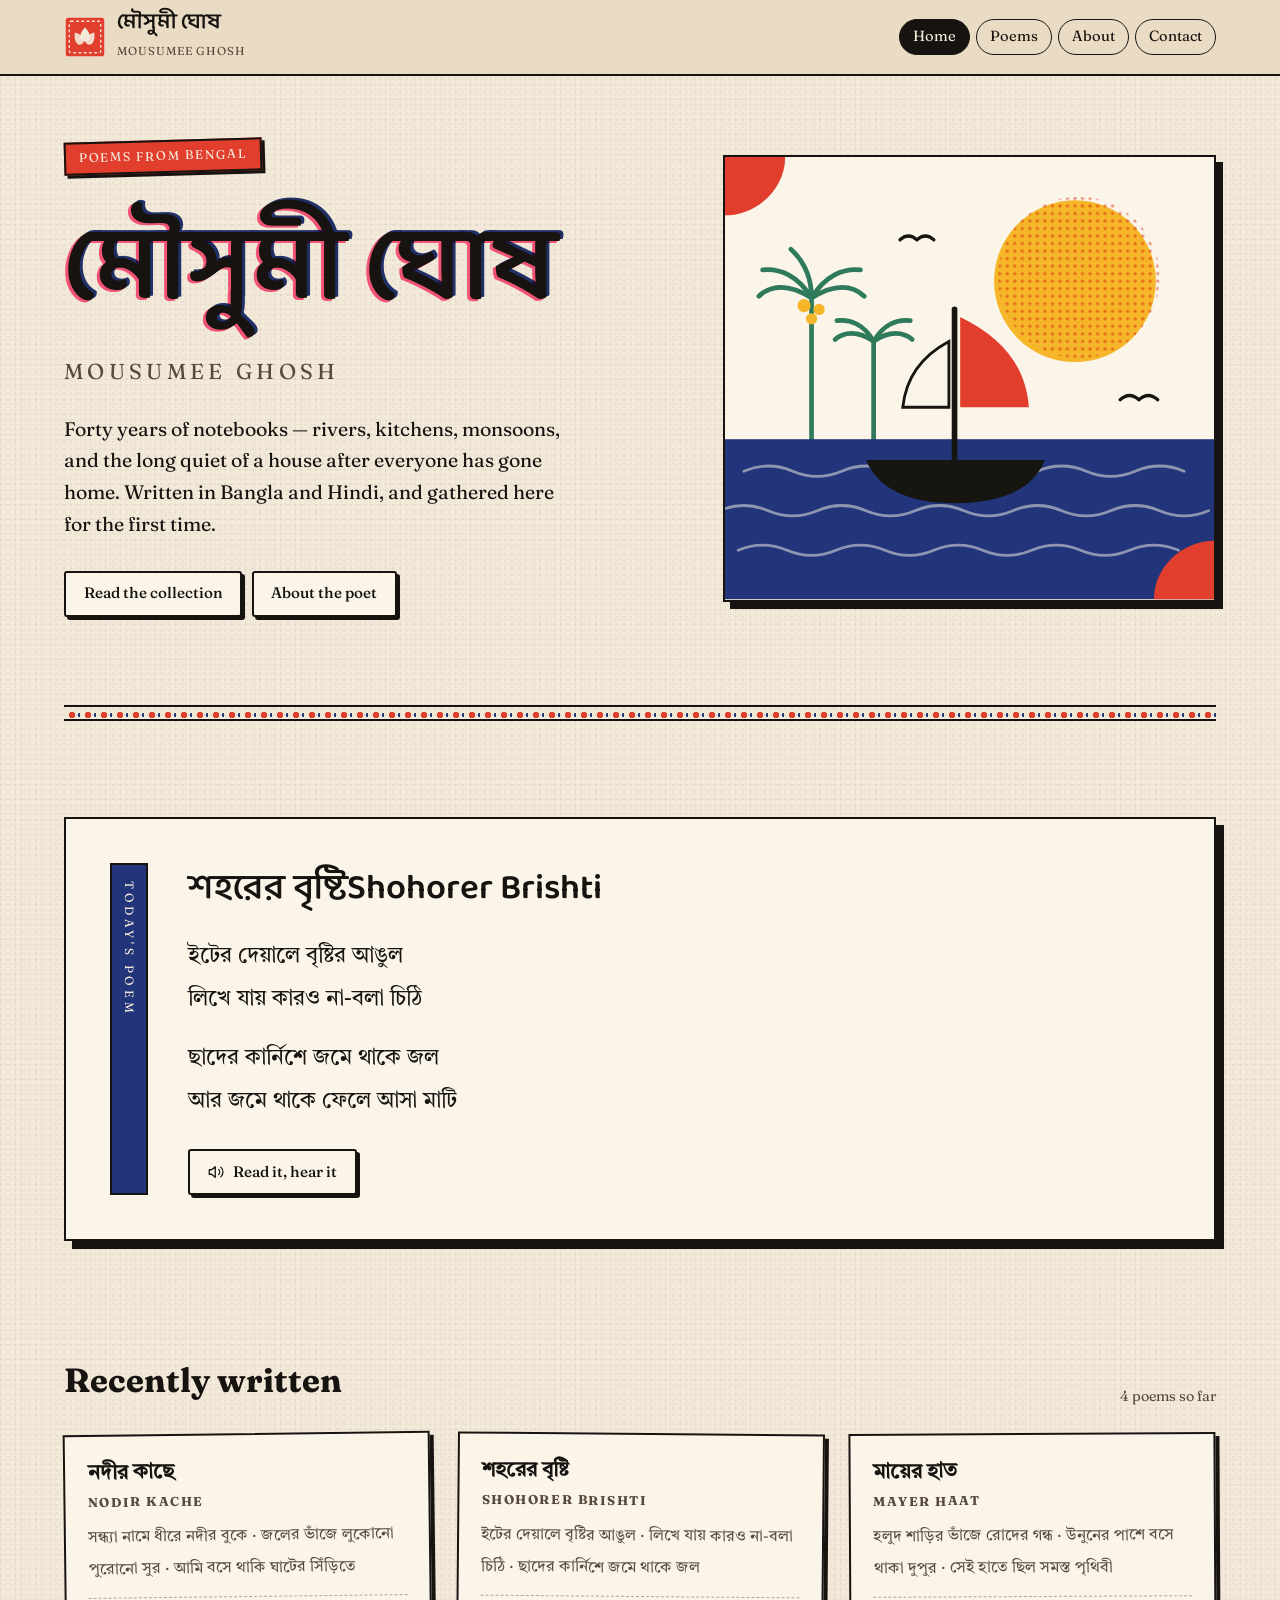
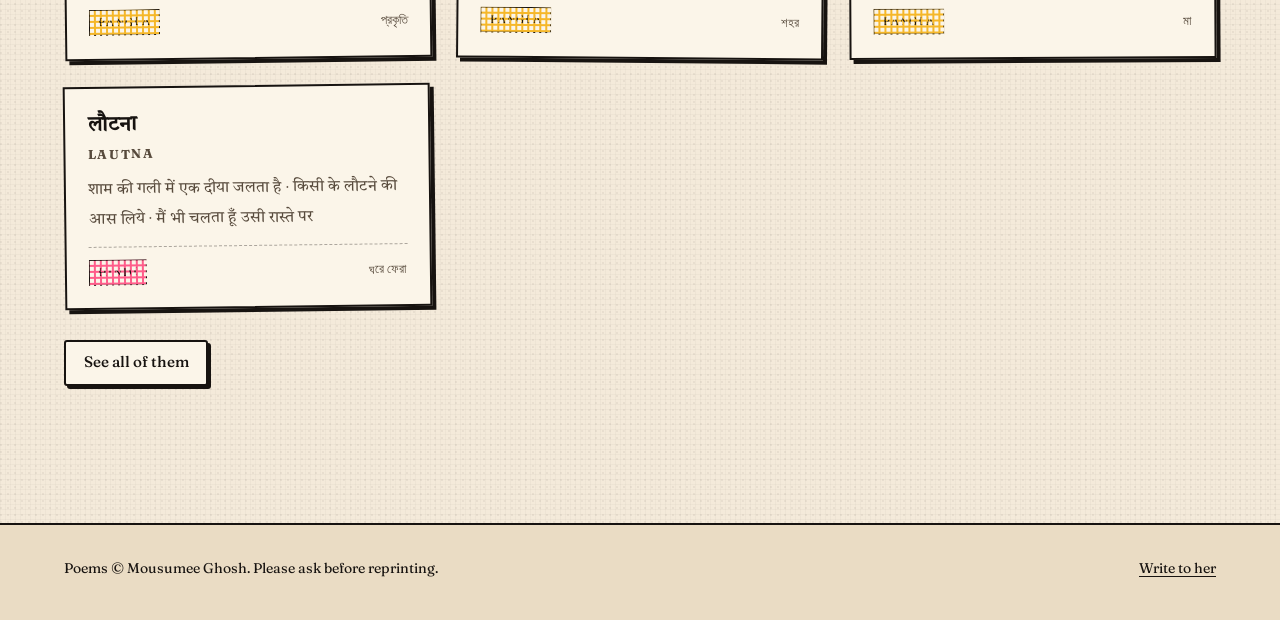
<file: index.html>
<!DOCTYPE html>
<html lang="en">
<head>
<meta charset="utf-8">
<meta name="viewport" content="width=device-width, initial-scale=1">
<title>Mousumee Ghosh · Poems in Bangla and Hindi</title>
<meta name="description" content="The collected poems of Mousumee Ghosh, written in Bangla and Hindi. Read them, hear them read aloud, and follow along in English.">
<meta name="theme-color" content="#F4EADA" media="(prefers-color-scheme: light)">
<meta name="theme-color" content="#17150F" media="(prefers-color-scheme: dark)">
<link rel="icon" href="assets/favicon.svg" type="image/svg+xml">
<meta property="og:title" content="মৌসুমী ঘোষ · Mousumee Ghosh">
<meta property="og:description" content="Poems in Bangla and Hindi, with pronunciation and English alongside.">
<meta property="og:type" content="website">
<link rel="preconnect" href="https://fonts.googleapis.com">
<link rel="preconnect" href="https://fonts.gstatic.com" crossorigin>
<link href="https://fonts.googleapis.com/css2?family=Fraunces:ital,opsz,wght,SOFT,WONK@0,9..144,400..700,0..100,0..1;1,9..144,400..700,0..100,0..1&display=swap" rel="stylesheet">
<link href="https://fonts.googleapis.com/css2?family=Baloo+Da+2:wght@600;700&family=Baloo+2:wght@600;700&family=Tiro+Bangla:ital@0;1&family=Tiro+Devanagari+Hindi:ital@0;1&display=swap" rel="stylesheet">
<link rel="stylesheet" href="css/style.css">
</head>
<body>
<a class="skip-link" href="#main">Skip to the poems</a>

<header class="masthead">
  <div class="wrap masthead-inner">
    <a class="brand" href="index.html">
      <svg viewBox="0 0 48 48" role="img" aria-label="Home">
        <rect x="2" y="2" width="44" height="44" rx="3" fill="#E23E2E"/>
        <rect x="6" y="6" width="36" height="36" rx="2" fill="none" stroke="#F4EADA" stroke-width="1.5" stroke-dasharray="3 3"/>
        <g fill="#F4EADA">
          <path d="M24 13c3.6 3.2 5.4 6.8 5.4 10.2 0 3.6-2.4 6.2-5.4 6.2s-5.4-2.6-5.4-6.2C18.6 19.8 20.4 16.2 24 13z"/>
          <path d="M13.4 19c4.3 1.2 7 3.6 8.3 6.4 1.4 3 .6 6-1.8 7-2.5 1.1-5.3-.4-6.6-3.4-1.3-2.8-1.5-6.4-.9-10z" opacity=".9"/>
          <path d="M34.6 19c.6 3.6.4 7.2-.9 10-1.3 3-4.1 4.5-6.6 3.4-2.4-1-3.2-4-1.8-7 1.3-2.8 4-5.2 8.3-6.4z" opacity=".9"/>
        </g>
      </svg>
      <span>
        <b lang="bn">মৌসুমী ঘোষ</b>
        <small>Mousumee Ghosh</small>
      </span>
    </a>
    <nav class="nav" aria-label="Main">
      <a href="index.html" aria-current="page">Home</a>
      <a href="poems.html">Poems</a>
      <a href="about.html">About</a>
      <a href="contact.html">Contact</a>
    </nav>
  </div>
</header>

<main id="main">

  <section class="wrap hero">
    <div class="hero-grid">
      <div>
        <span class="hero-kicker">Poems from Bengal</span>
        <h1 class="display misreg" lang="bn" data-text="মৌসুমী ঘোষ">মৌসুমী ঘোষ</h1>
        <p class="romanised">Mousumee Ghosh</p>
        <p class="lede">Forty years of notebooks — rivers, kitchens, monsoons, and the long
        quiet of a house after everyone has gone home. Written in Bangla and Hindi, and
        gathered here for the first time.</p>
        <div class="btn-row">
          <a class="btn" href="poems.html">Read the collection</a>
          <a class="btn" href="about.html">About the poet</a>
        </div>
      </div>

      <div class="hero-art" aria-hidden="true">
        <svg viewBox="0 0 520 470" xmlns="http://www.w3.org/2000/svg">
          <defs>
            <pattern id="halftone" width="8" height="8" patternUnits="userSpaceOnUse">
              <circle cx="4" cy="4" r="1.8" fill="#E23E2E"/>
            </pattern>
            <pattern id="halftone2" width="9" height="9" patternUnits="userSpaceOnUse">
              <circle cx="4.5" cy="4.5" r="1.4" fill="#22357A"/>
            </pattern>
          </defs>

          <rect width="520" height="470" fill="#FBF5E9"/>

          <!-- sun, printed twice a hair apart, the way cheap offset does -->
          <circle cx="372" cy="132" r="86" fill="#F5B729"/>
          <circle cx="376" cy="128" r="86" fill="url(#halftone)" opacity=".55" style="mix-blend-mode:multiply"/>

          <!-- coconut palms -->
          <g stroke="#2F7A5B" stroke-width="5" fill="none" stroke-linecap="round">
            <path d="M92 300V150"/>
            <path d="M92 150c-24-16-44-14-56-2M92 150c24-16 44-14 56-2M92 150c-14-24-34-32-52-30M92 150c14-24 34-32 52-30M92 150c0-24-9-40-22-52"/>
            <path d="M158 300V196"/>
            <path d="M158 196c-17-12-32-10-41-2M158 196c17-12 32-10 41-2M158 196c-10-18-25-24-39-22M158 196c10-18 25-24 39-22"/>
          </g>
          <g fill="#F5B729">
            <circle cx="84" cy="158" r="7"/><circle cx="100" cy="162" r="6"/><circle cx="92" cy="172" r="6"/>
          </g>

          <!-- river -->
          <rect x="0" y="300" width="520" height="170" fill="#22357A"/>
          <rect x="0" y="300" width="520" height="170" fill="url(#halftone2)" opacity=".4"/>
          <g stroke="#FBF5E9" stroke-width="3" fill="none" opacity=".5" stroke-linecap="round">
            <path d="M20 334q26-11 52 0t52 0 52 0 52 0 52 0 52 0 52 0 52 0 52 0"/>
            <path d="M-6 376q26-11 52 0t52 0 52 0 52 0 52 0 52 0 52 0 52 0 52 0 52 0"/>
            <path d="M14 418q26-11 52 0t52 0 52 0 52 0 52 0 52 0 52 0 52 0 52 0"/>
          </g>

          <!-- nouka -->
          <g>
            <path d="M150 322h190c-12 30-44 46-95 46s-83-16-95-46z" fill="#17150F"/>
            <path d="M244 322V162" stroke="#17150F" stroke-width="6" stroke-linecap="round"/>
            <path d="M250 170c46 22 70 54 73 96h-73z" fill="#E23E2E"/>
            <path d="M238 196c-30 16-46 40-49 70h49z" fill="#FBF5E9" stroke="#17150F" stroke-width="3"/>
          </g>

          <!-- birds -->
          <g stroke="#17150F" stroke-width="3.5" fill="none" stroke-linecap="round">
            <path d="M420 258q10-9 20 0M440 258q10-9 20 0"/>
            <path d="M186 88q9-8 18 0M204 88q9-8 18 0"/>
          </g>

          <!-- kolka corner ornaments -->
          <g fill="#E23E2E">
            <path d="M0 0h64c0 34-30 62-64 62z"/>
            <path d="M520 470h-64c0-34 30-62 64-62z"/>
          </g>
        </svg>
      </div>
    </div>
  </section>

  <div class="wrap"><div class="band"></div></div>

  <section class="wrap section">
    <div class="featured" id="featured">
      <p class="notice">Opening today's poem…</p>
    </div>
  </section>

  <section class="wrap section">
    <div class="section-head">
      <h2>Recently written</h2>
      <p id="count"></p>
    </div>
    <div class="card-grid" id="recent">
      <p class="notice">Loading…</p>
    </div>
    <p style="margin-top:2rem"><a class="btn" href="poems.html">See all of them</a></p>
  </section>

</main>

<footer class="foot">
  <div class="wrap foot-inner">
    <p style="margin:0">Poems © Mousumee Ghosh. Please ask before reprinting.</p>
    <p style="margin:0"><a href="contact.html">Write to her</a></p>
  </div>
</footer>

<script src="js/translit.js"></script>
<script src="js/source.js"></script>
<script src="js/site.js"></script>
<script src="js/render-home.js"></script>
</body>
</html>
</file>
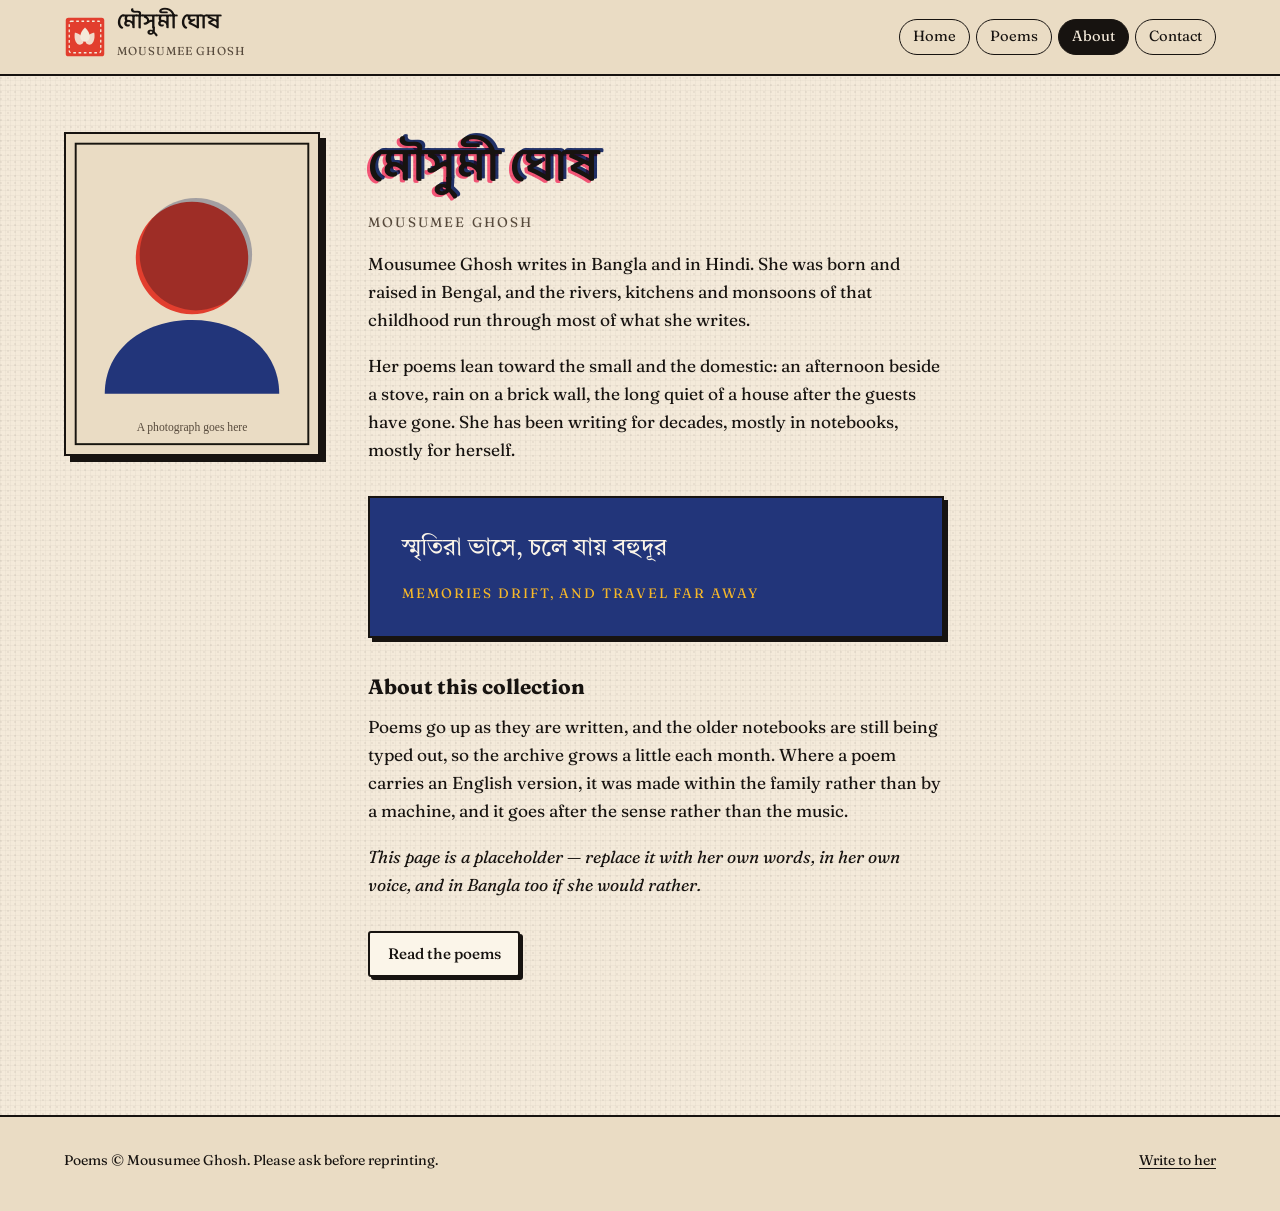
<file: about.html>
<!DOCTYPE html>
<html lang="en">
<head>
<meta charset="utf-8">
<meta name="viewport" content="width=device-width, initial-scale=1">
<title>About · Mousumee Ghosh</title>
<meta name="description" content="About Mousumee Ghosh, a poet from Bengal writing in Bangla and Hindi.">
<meta name="theme-color" content="#F4EADA" media="(prefers-color-scheme: light)">
<meta name="theme-color" content="#17150F" media="(prefers-color-scheme: dark)">
<link rel="icon" href="assets/favicon.svg" type="image/svg+xml">
<link rel="preconnect" href="https://fonts.googleapis.com">
<link rel="preconnect" href="https://fonts.gstatic.com" crossorigin>
<link href="https://fonts.googleapis.com/css2?family=Fraunces:ital,opsz,wght,SOFT,WONK@0,9..144,400..700,0..100,0..1;1,9..144,400..700,0..100,0..1&display=swap" rel="stylesheet">
<link href="https://fonts.googleapis.com/css2?family=Baloo+Da+2:wght@600;700&family=Baloo+2:wght@600;700&family=Tiro+Bangla:ital@0;1&family=Tiro+Devanagari+Hindi:ital@0;1&display=swap" rel="stylesheet">
<link rel="stylesheet" href="css/style.css">
</head>
<body>
<a class="skip-link" href="#main">Skip to the content</a>

<header class="masthead">
  <div class="wrap masthead-inner">
    <a class="brand" href="index.html">
      <svg viewBox="0 0 48 48" role="img" aria-label="Home">
        <rect x="2" y="2" width="44" height="44" rx="3" fill="#E23E2E"/>
        <rect x="6" y="6" width="36" height="36" rx="2" fill="none" stroke="#F4EADA" stroke-width="1.5" stroke-dasharray="3 3"/>
        <g fill="#F4EADA">
          <path d="M24 13c3.6 3.2 5.4 6.8 5.4 10.2 0 3.6-2.4 6.2-5.4 6.2s-5.4-2.6-5.4-6.2C18.6 19.8 20.4 16.2 24 13z"/>
          <path d="M13.4 19c4.3 1.2 7 3.6 8.3 6.4 1.4 3 .6 6-1.8 7-2.5 1.1-5.3-.4-6.6-3.4-1.3-2.8-1.5-6.4-.9-10z" opacity=".9"/>
          <path d="M34.6 19c.6 3.6.4 7.2-.9 10-1.3 3-4.1 4.5-6.6 3.4-2.4-1-3.2-4-1.8-7 1.3-2.8 4-5.2 8.3-6.4z" opacity=".9"/>
        </g>
      </svg>
      <span>
        <b lang="bn">মৌসুমী ঘোষ</b>
        <small>Mousumee Ghosh</small>
      </span>
    </a>
    <nav class="nav" aria-label="Main">
      <a href="index.html">Home</a>
      <a href="poems.html">Poems</a>
      <a href="about.html" aria-current="page">About</a>
      <a href="contact.html">Contact</a>
    </nav>
  </div>
</header>

<main id="main" class="wrap section">
  <div class="two-col">

    <div>
      <!-- Swap this for a photograph: <img src="images/portrait.jpg" alt="Mousumee Ghosh"
           style="border:2px solid var(--ink);box-shadow:6px 6px 0 var(--ink)"> -->
      <svg viewBox="0 0 260 330" role="img" aria-label="Portrait frame"
           style="border:2px solid var(--ink);box-shadow:6px 6px 0 var(--ink)">
        <rect width="260" height="330" fill="#EADCC4"/>
        <circle cx="130" cy="128" r="58" fill="#E23E2E"/>
        <circle cx="134" cy="124" r="58" fill="#22357A" opacity=".35" style="mix-blend-mode:multiply"/>
        <path d="M40 268c0-46 40-76 90-76s90 30 90 76z" fill="#22357A"/>
        <g fill="none" stroke="#17150F" stroke-width="2">
          <rect x="10" y="10" width="240" height="310"/>
        </g>
        <text x="130" y="306" text-anchor="middle" font-family="Georgia, serif" font-size="12" fill="#574A3C">A photograph goes here</text>
      </svg>
    </div>

    <div class="prose">
      <h1 class="display misreg" lang="bn" data-text="মৌসুমী ঘোষ">মৌসুমী ঘোষ</h1>
      <p style="letter-spacing:.16em;text-transform:uppercase;font-size:.85rem;color:var(--ink-2);margin-top:-.6rem">Mousumee Ghosh</p>

      <p>Mousumee Ghosh writes in Bangla and in Hindi. She was born and raised in Bengal, and
      the rivers, kitchens and monsoons of that childhood run through most of what she writes.</p>

      <p>Her poems lean toward the small and the domestic: an afternoon beside a stove, rain
      on a brick wall, the long quiet of a house after the guests have gone. She has been
      writing for decades, mostly in notebooks, mostly for herself.</p>

      <div class="pull">
        <p lang="bn">স্মৃতিরা ভাসে, চলে যায় বহুদূর</p>
        <cite>Memories drift, and travel far away</cite>
      </div>

      <h2>About this collection</h2>
      <p>Poems go up as they are written, and the older notebooks are still being typed out,
      so the archive grows a little each month. Where a poem carries an English version, it was
      made within the family rather than by a machine, and it goes after the sense rather than
      the music.</p>

      <p><em>This page is a placeholder — replace it with her own words, in her own voice, and
      in Bangla too if she would rather.</em></p>

      <p style="margin-top:2rem"><a class="btn" href="poems.html">Read the poems</a></p>
    </div>

  </div>
</main>

<footer class="foot">
  <div class="wrap foot-inner">
    <p style="margin:0">Poems © Mousumee Ghosh. Please ask before reprinting.</p>
    <p style="margin:0"><a href="contact.html">Write to her</a></p>
  </div>
</footer>


</body>
</html>
</file>
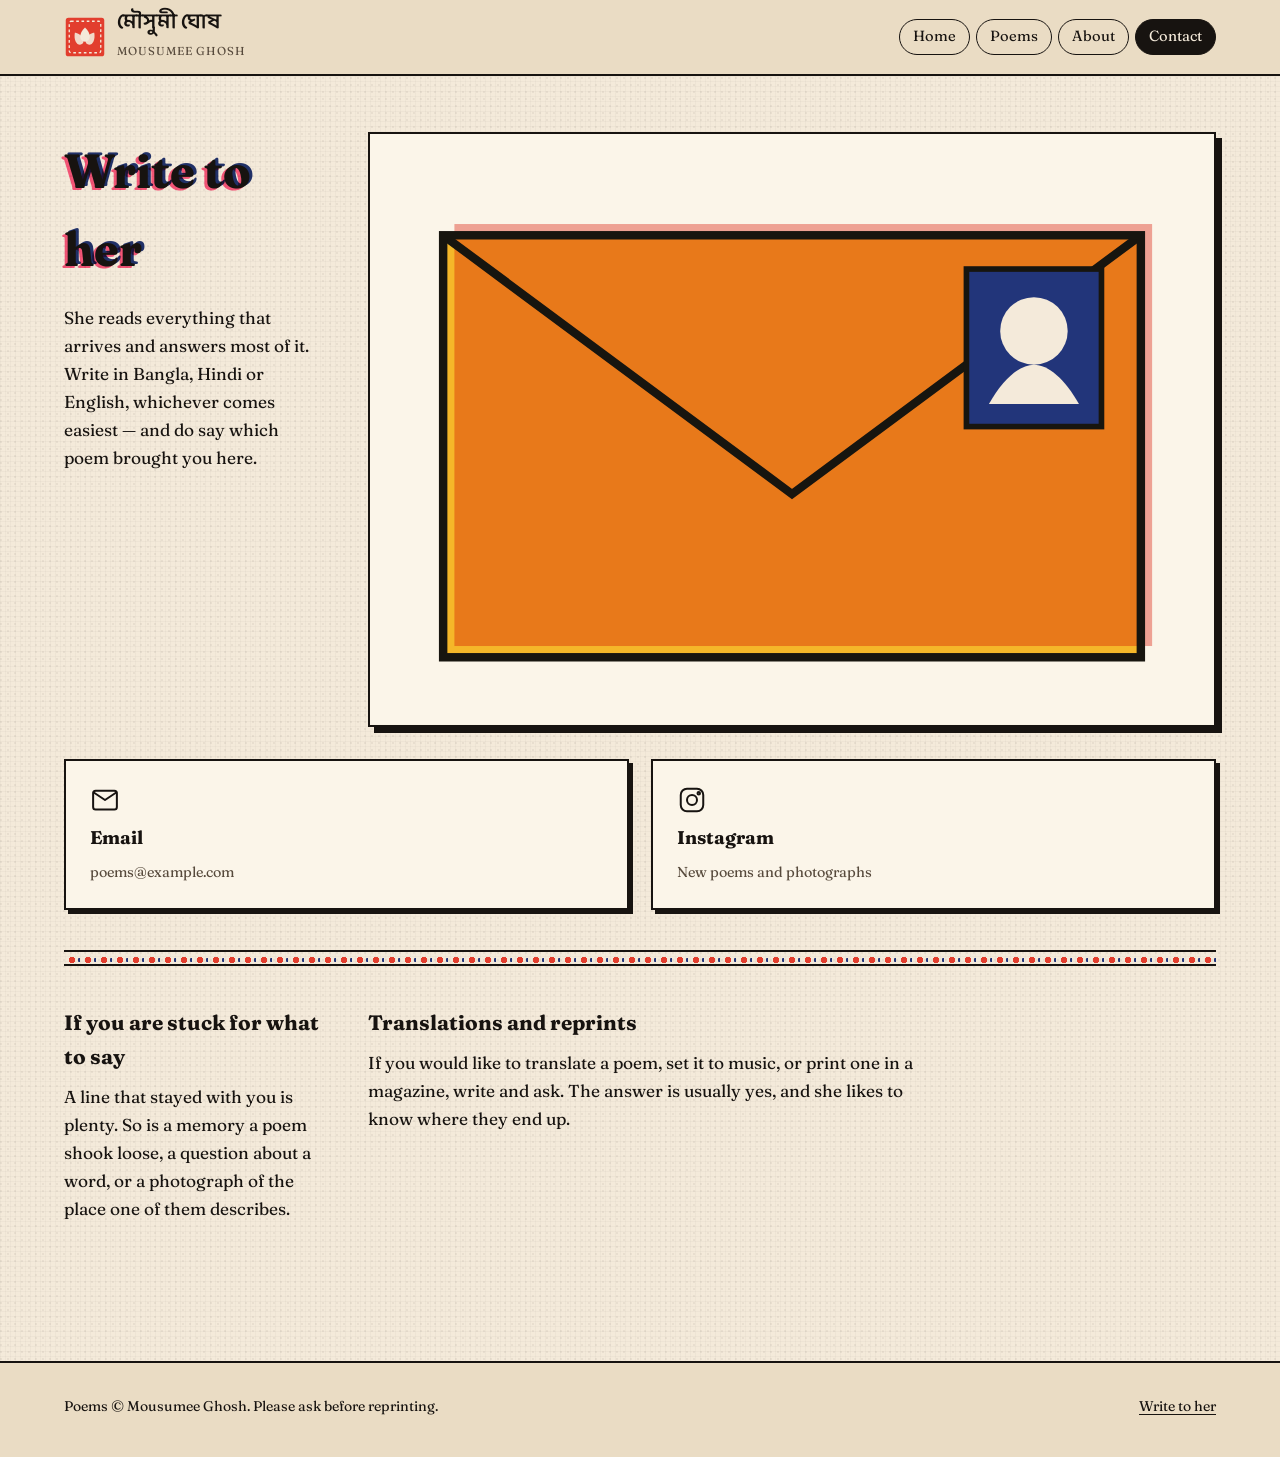
<file: contact.html>
<!DOCTYPE html>
<html lang="en">
<head>
<meta charset="utf-8">
<meta name="viewport" content="width=device-width, initial-scale=1">
<title>Contact · Mousumee Ghosh</title>
<meta name="description" content="Write to Mousumee Ghosh about her poems.">
<meta name="theme-color" content="#F4EADA" media="(prefers-color-scheme: light)">
<meta name="theme-color" content="#17150F" media="(prefers-color-scheme: dark)">
<link rel="icon" href="assets/favicon.svg" type="image/svg+xml">
<link rel="preconnect" href="https://fonts.googleapis.com">
<link rel="preconnect" href="https://fonts.gstatic.com" crossorigin>
<link href="https://fonts.googleapis.com/css2?family=Fraunces:ital,opsz,wght,SOFT,WONK@0,9..144,400..700,0..100,0..1;1,9..144,400..700,0..100,0..1&display=swap" rel="stylesheet">
<link href="https://fonts.googleapis.com/css2?family=Baloo+Da+2:wght@600;700&family=Baloo+2:wght@600;700&family=Tiro+Bangla:ital@0;1&family=Tiro+Devanagari+Hindi:ital@0;1&display=swap" rel="stylesheet">
<link rel="stylesheet" href="css/style.css">
</head>
<body>
<a class="skip-link" href="#main">Skip to the content</a>

<header class="masthead">
  <div class="wrap masthead-inner">
    <a class="brand" href="index.html">
      <svg viewBox="0 0 48 48" role="img" aria-label="Home">
        <rect x="2" y="2" width="44" height="44" rx="3" fill="#E23E2E"/>
        <rect x="6" y="6" width="36" height="36" rx="2" fill="none" stroke="#F4EADA" stroke-width="1.5" stroke-dasharray="3 3"/>
        <g fill="#F4EADA">
          <path d="M24 13c3.6 3.2 5.4 6.8 5.4 10.2 0 3.6-2.4 6.2-5.4 6.2s-5.4-2.6-5.4-6.2C18.6 19.8 20.4 16.2 24 13z"/>
          <path d="M13.4 19c4.3 1.2 7 3.6 8.3 6.4 1.4 3 .6 6-1.8 7-2.5 1.1-5.3-.4-6.6-3.4-1.3-2.8-1.5-6.4-.9-10z" opacity=".9"/>
          <path d="M34.6 19c.6 3.6.4 7.2-.9 10-1.3 3-4.1 4.5-6.6 3.4-2.4-1-3.2-4-1.8-7 1.3-2.8 4-5.2 8.3-6.4z" opacity=".9"/>
        </g>
      </svg>
      <span>
        <b lang="bn">মৌসুমী ঘোষ</b>
        <small>Mousumee Ghosh</small>
      </span>
    </a>
    <nav class="nav" aria-label="Main">
      <a href="index.html">Home</a>
      <a href="poems.html">Poems</a>
      <a href="about.html">About</a>
      <a href="contact.html" aria-current="page">Contact</a>
    </nav>
  </div>
</header>

<main id="main" class="wrap section">

  <div class="two-col">
    <div class="prose">
      <h1 class="display misreg" data-text="Write to her">Write to her</h1>
      <p>She reads everything that arrives and answers most of it. Write in Bangla, Hindi or
      English, whichever comes easiest — and do say which poem brought you here.</p>
    </div>
    <div aria-hidden="true">
      <svg viewBox="0 0 300 210" style="border:2px solid var(--ink);box-shadow:6px 6px 0 var(--ink)">
        <rect width="300" height="210" fill="#FBF5E9"/>
        <path d="M0 0h300v210H0z" fill="none"/>
        <!-- an envelope, printed slightly out of register -->
        <rect x="26" y="36" width="248" height="150" fill="#F5B729"/>
        <rect x="30" y="32" width="248" height="150" fill="#E23E2E" opacity=".45" style="mix-blend-mode:multiply"/>
        <path d="M26 36l124 92 124-92" fill="none" stroke="#17150F" stroke-width="3"/>
        <rect x="26" y="36" width="248" height="150" fill="none" stroke="#17150F" stroke-width="3"/>
        <!-- stamp -->
        <rect x="212" y="48" width="48" height="56" fill="#22357A" stroke="#17150F" stroke-width="2"/>
        <circle cx="236" cy="70" r="12" fill="#F4EADA"/>
        <path d="M220 96c5-9 11-14 16-14s11 5 16 14z" fill="#F4EADA"/>
      </svg>
    </div>
  </div>

  <div class="reach">
    <a href="mailto:poems@example.com">
      <svg viewBox="0 0 24 24" fill="none" stroke="currentColor" stroke-width="1.6" stroke-linecap="round" stroke-linejoin="round" aria-hidden="true">
        <rect x="2.5" y="4.5" width="19" height="15" rx="2"/><path d="m3 6 9 6 9-6"/>
      </svg>
      <b>Email</b>
      <span>poems@example.com</span>
    </a>
    <a href="https://instagram.com/your-handle" rel="me noopener">
      <svg viewBox="0 0 24 24" fill="none" stroke="currentColor" stroke-width="1.6" stroke-linecap="round" stroke-linejoin="round" aria-hidden="true">
        <rect x="3" y="3" width="18" height="18" rx="5"/><circle cx="12" cy="12" r="4"/><circle cx="17.4" cy="6.6" r="1"/>
      </svg>
      <b>Instagram</b>
      <span>New poems and photographs</span>
    </a>
  </div>

  <div class="band"></div>

  <div class="two-col">
    <div class="prose">
      <h2 style="margin-top:0">If you are stuck for what to say</h2>
      <p>A line that stayed with you is plenty. So is a memory a poem shook loose, a
      question about a word, or a photograph of the place one of them describes.</p>
    </div>
    <div class="prose">
      <h2 style="margin-top:0">Translations and reprints</h2>
      <p>If you would like to translate a poem, set it to music, or print one in a magazine,
      write and ask. The answer is usually yes, and she likes to know where they end up.</p>
    </div>
  </div>

</main>

<footer class="foot">
  <div class="wrap foot-inner">
    <p style="margin:0">Poems © Mousumee Ghosh. Please ask before reprinting.</p>
    <p style="margin:0"><a href="contact.html">Write to her</a></p>
  </div>
</footer>


</body>
</html>
</file>
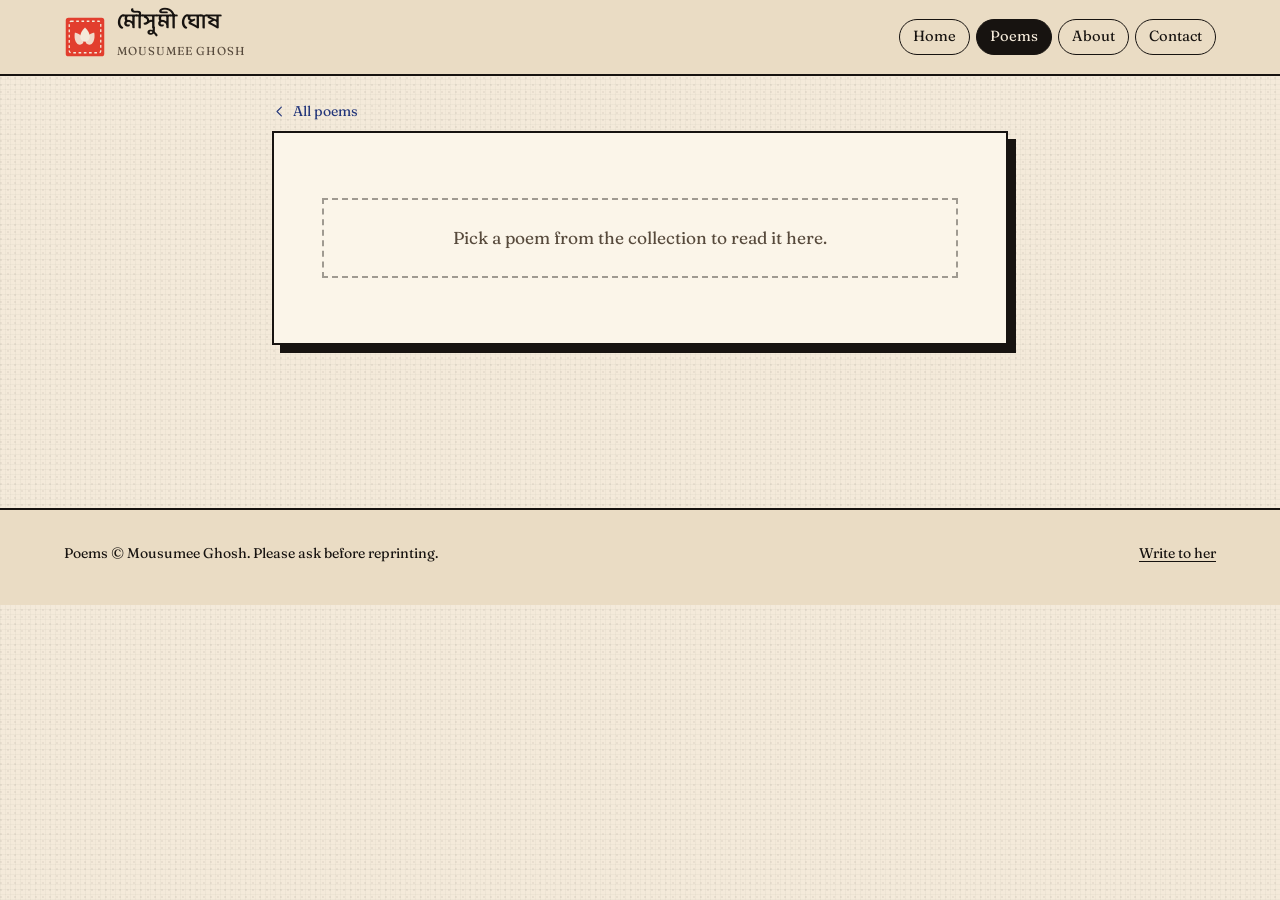
<file: poem.html>
<!DOCTYPE html>
<html lang="en">
<head>
<meta charset="utf-8">
<meta name="viewport" content="width=device-width, initial-scale=1">
<title>Poem · Mousumee Ghosh</title>
<meta name="description" content="A poem by Mousumee Ghosh, with pronunciation, English meaning, and read-aloud.">
<meta name="theme-color" content="#F4EADA" media="(prefers-color-scheme: light)">
<meta name="theme-color" content="#17150F" media="(prefers-color-scheme: dark)">
<link rel="icon" href="assets/favicon.svg" type="image/svg+xml">
<link rel="preconnect" href="https://fonts.googleapis.com">
<link rel="preconnect" href="https://fonts.gstatic.com" crossorigin>
<link href="https://fonts.googleapis.com/css2?family=Fraunces:ital,opsz,wght,SOFT,WONK@0,9..144,400..700,0..100,0..1;1,9..144,400..700,0..100,0..1&display=swap" rel="stylesheet">
<link href="https://fonts.googleapis.com/css2?family=Baloo+Da+2:wght@600;700&family=Baloo+2:wght@600;700&family=Tiro+Bangla:ital@0;1&family=Tiro+Devanagari+Hindi:ital@0;1&display=swap" rel="stylesheet">
<link rel="stylesheet" href="css/style.css">
</head>
<body>
<a class="skip-link" href="#main">Skip to the content</a>

<header class="masthead">
  <div class="wrap masthead-inner">
    <a class="brand" href="index.html">
      <svg viewBox="0 0 48 48" role="img" aria-label="Home">
        <rect x="2" y="2" width="44" height="44" rx="3" fill="#E23E2E"/>
        <rect x="6" y="6" width="36" height="36" rx="2" fill="none" stroke="#F4EADA" stroke-width="1.5" stroke-dasharray="3 3"/>
        <g fill="#F4EADA">
          <path d="M24 13c3.6 3.2 5.4 6.8 5.4 10.2 0 3.6-2.4 6.2-5.4 6.2s-5.4-2.6-5.4-6.2C18.6 19.8 20.4 16.2 24 13z"/>
          <path d="M13.4 19c4.3 1.2 7 3.6 8.3 6.4 1.4 3 .6 6-1.8 7-2.5 1.1-5.3-.4-6.6-3.4-1.3-2.8-1.5-6.4-.9-10z" opacity=".9"/>
          <path d="M34.6 19c.6 3.6.4 7.2-.9 10-1.3 3-4.1 4.5-6.6 3.4-2.4-1-3.2-4-1.8-7 1.3-2.8 4-5.2 8.3-6.4z" opacity=".9"/>
        </g>
      </svg>
      <span>
        <b lang="bn">মৌসুমী ঘোষ</b>
        <small>Mousumee Ghosh</small>
      </span>
    </a>
    <nav class="nav" aria-label="Main">
      <a href="index.html">Home</a>
      <a href="poems.html" aria-current="page">Poems</a>
      <a href="about.html">About</a>
      <a href="contact.html">Contact</a>
    </nav>
  </div>
</header>

<main id="main" class="wrap-narrow">
  <a class="crumb" href="poems.html">
    <svg viewBox="0 0 24 24" fill="none" stroke="currentColor" stroke-width="1.7" stroke-linecap="round" stroke-linejoin="round" aria-hidden="true"><path d="M15 19 8 12l7-7"/></svg>
    All poems
  </a>

  <article class="sheet" id="sheet">
    <p class="notice">Loading…</p>
  </article>

  <p class="status" id="status" role="status" aria-live="polite"></p>
  <nav class="pager" id="pager" aria-label="Other poems"></nav>
</main>

<footer class="foot">
  <div class="wrap foot-inner">
    <p style="margin:0">Poems © Mousumee Ghosh. Please ask before reprinting.</p>
    <p style="margin:0"><a href="contact.html">Write to her</a></p>
  </div>
</footer>

<script src="js/translit.js"></script>
<script src="js/source.js"></script>
<script src="js/site.js"></script>
<script src="js/render-poem.js"></script>
</body>
</html>
</file>
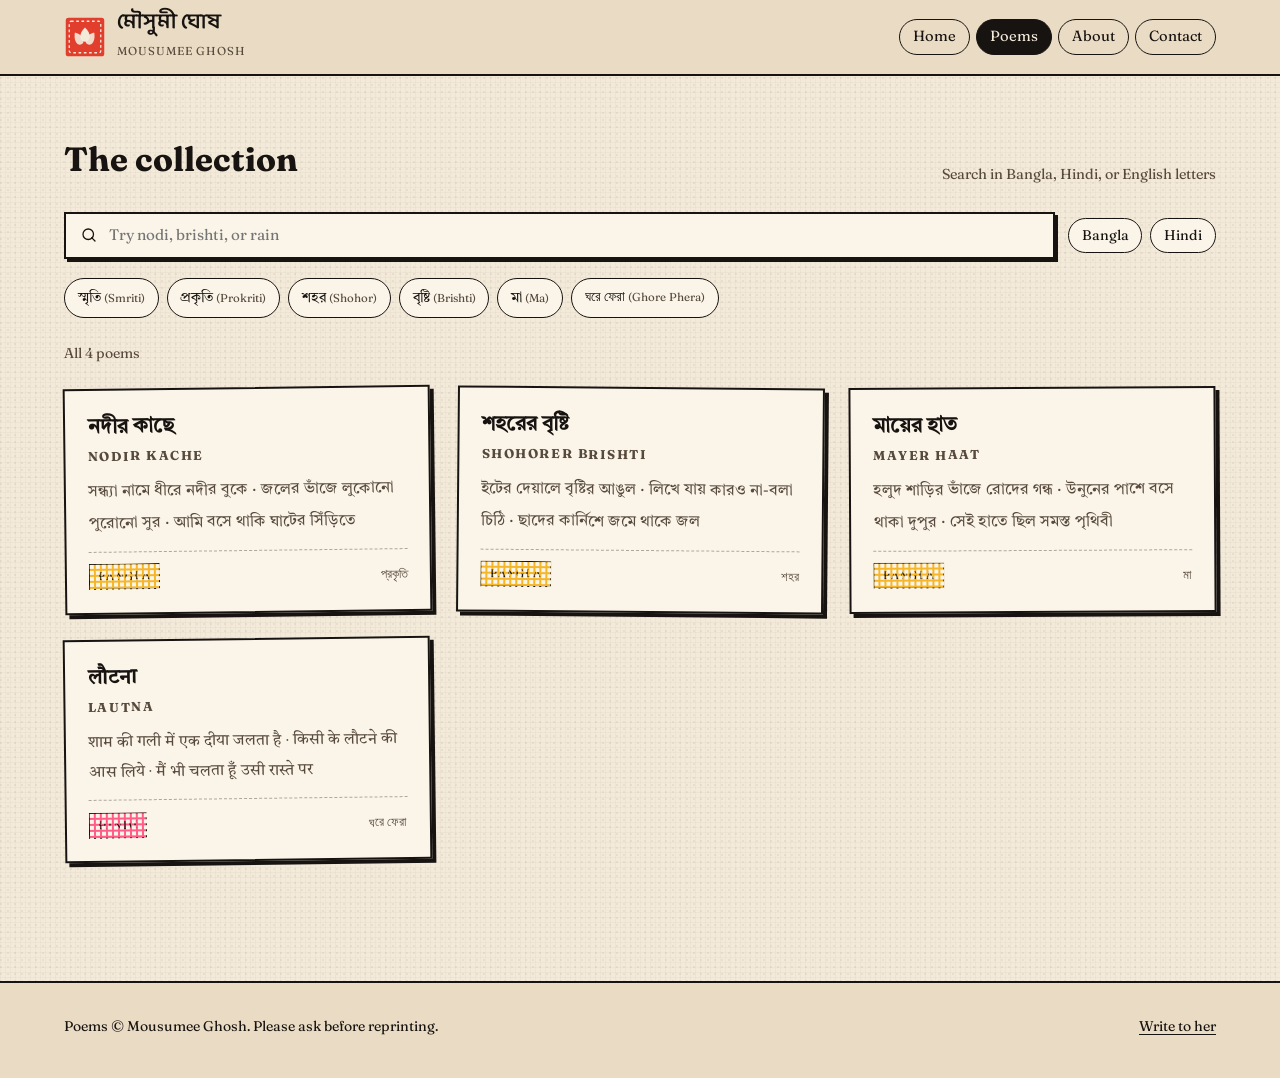
<file: poems.html>
<!DOCTYPE html>
<html lang="en">
<head>
<meta charset="utf-8">
<meta name="viewport" content="width=device-width, initial-scale=1">
<title>Poems · Mousumee Ghosh</title>
<meta name="description" content="Every poem by Mousumee Ghosh, in Bangla and Hindi. Search by word, or browse by theme.">
<meta name="theme-color" content="#F4EADA" media="(prefers-color-scheme: light)">
<meta name="theme-color" content="#17150F" media="(prefers-color-scheme: dark)">
<link rel="icon" href="assets/favicon.svg" type="image/svg+xml">
<link rel="preconnect" href="https://fonts.googleapis.com">
<link rel="preconnect" href="https://fonts.gstatic.com" crossorigin>
<link href="https://fonts.googleapis.com/css2?family=Fraunces:ital,opsz,wght,SOFT,WONK@0,9..144,400..700,0..100,0..1;1,9..144,400..700,0..100,0..1&display=swap" rel="stylesheet">
<link href="https://fonts.googleapis.com/css2?family=Baloo+Da+2:wght@600;700&family=Baloo+2:wght@600;700&family=Tiro+Bangla:ital@0;1&family=Tiro+Devanagari+Hindi:ital@0;1&display=swap" rel="stylesheet">
<link rel="stylesheet" href="css/style.css">
</head>
<body>
<a class="skip-link" href="#main">Skip to the content</a>

<header class="masthead">
  <div class="wrap masthead-inner">
    <a class="brand" href="index.html">
      <svg viewBox="0 0 48 48" role="img" aria-label="Home">
        <rect x="2" y="2" width="44" height="44" rx="3" fill="#E23E2E"/>
        <rect x="6" y="6" width="36" height="36" rx="2" fill="none" stroke="#F4EADA" stroke-width="1.5" stroke-dasharray="3 3"/>
        <g fill="#F4EADA">
          <path d="M24 13c3.6 3.2 5.4 6.8 5.4 10.2 0 3.6-2.4 6.2-5.4 6.2s-5.4-2.6-5.4-6.2C18.6 19.8 20.4 16.2 24 13z"/>
          <path d="M13.4 19c4.3 1.2 7 3.6 8.3 6.4 1.4 3 .6 6-1.8 7-2.5 1.1-5.3-.4-6.6-3.4-1.3-2.8-1.5-6.4-.9-10z" opacity=".9"/>
          <path d="M34.6 19c.6 3.6.4 7.2-.9 10-1.3 3-4.1 4.5-6.6 3.4-2.4-1-3.2-4-1.8-7 1.3-2.8 4-5.2 8.3-6.4z" opacity=".9"/>
        </g>
      </svg>
      <span>
        <b lang="bn">মৌসুমী ঘোষ</b>
        <small>Mousumee Ghosh</small>
      </span>
    </a>
    <nav class="nav" aria-label="Main">
      <a href="index.html">Home</a>
      <a href="poems.html" aria-current="page">Poems</a>
      <a href="about.html">About</a>
      <a href="contact.html">Contact</a>
    </nav>
  </div>
</header>

<main id="main" class="wrap section">

  <div class="section-head">
    <h2>The collection</h2>
    <p>Search in Bangla, Hindi, or English letters</p>
  </div>

  <div class="filters">
    <label class="search-field">
      <svg viewBox="0 0 24 24" fill="none" stroke="currentColor" stroke-width="1.7" stroke-linecap="round" aria-hidden="true">
        <circle cx="11" cy="11" r="7"/><path d="m20 20-4.5-4.5"/>
      </svg>
      <span class="sr-only">Search the poems</span>
      <input type="search" id="q" placeholder="Try nodi, brishti, or rain" autocomplete="off">
    </label>
    <div class="chip-row" id="langs"></div>
  </div>

  <div class="chip-row" id="tags" style="margin-bottom:1.5rem"></div>

  <p class="result-count" id="count"></p>

  <div class="card-grid" id="grid">
    <p class="notice">Loading…</p>
  </div>

</main>

<footer class="foot">
  <div class="wrap foot-inner">
    <p style="margin:0">Poems © Mousumee Ghosh. Please ask before reprinting.</p>
    <p style="margin:0"><a href="contact.html">Write to her</a></p>
  </div>
</footer>

<script src="js/translit.js"></script>
<script src="js/source.js"></script>
<script src="js/site.js"></script>
<script src="js/render-archive.js"></script>
</body>
</html>
</file>
<file: css/style.css>
/* ============================================================
   মৌসুমী ঘোষ — poems
   Design era: 1970s Bengali little-magazine offset printing.
   Ink layers that miss registration by a hair, halftone dots,
   newsprint, and poster lettering.
   ============================================================ */

:root {
  --paper:      #F4EADA;
  --paper-2:    #EADCC4;
  --card:       #FBF5E9;
  --ink:        #171310;
  --ink-2:      #574A3C;
  --blue:       #22357A;
  --red:        #E23E2E;
  --pink:       #FF5C8A;
  --marigold:   #F5B729;
  --leaf:       #2F7A5B;

  --shadow:     4px 4px 0 var(--ink);
  --shadow-sm:  3px 3px 0 var(--ink);
  --border:     2px solid var(--ink);
  --border-thin:1.5px solid var(--ink);

  --latin: "Fraunces", Georgia, serif;
  --bangla-display: "Baloo Da 2", "Noto Sans Bengali", sans-serif;
  --bangla: "Tiro Bangla", "Noto Serif Bengali", serif;
  --hindi-display: "Baloo 2", "Noto Sans Devanagari", sans-serif;
  --hindi: "Tiro Devanagari Hindi", "Noto Serif Devanagari", serif;

  --gap: clamp(1.15rem, 4vw, 2.75rem);
  --radius: 3px;
}

*, *::before, *::after { box-sizing: border-box; }
html { -webkit-text-size-adjust: 100%; scroll-behavior: smooth; }

@media (prefers-reduced-motion: reduce) {
  html { scroll-behavior: auto; }
  *, *::before, *::after {
    animation-duration: .01ms !important;
    animation-iteration-count: 1 !important;
    transition-duration: .01ms !important;
  }
}

body {
  margin: 0;
  color: var(--ink);
  font-family: var(--latin);
  font-variation-settings: "SOFT" 20, "WONK" 1, "opsz" 14;
  font-size: clamp(1rem, .95rem + .22vw, 1.08rem);
  line-height: 1.62;
  background-color: var(--paper);
  /* newsprint: a fine woven grid under a halftone dot screen */
  background-image:
    radial-gradient(circle at 1px 1px, rgba(23,19,16,.055) 1px, transparent 1.4px),
    repeating-linear-gradient(0deg,  rgba(23,19,16,.028) 0 1px, transparent 1px 5px),
    repeating-linear-gradient(90deg, rgba(23,19,16,.028) 0 1px, transparent 1px 5px);
  background-size: 7px 7px, auto, auto;
  -webkit-font-smoothing: antialiased;
}

img, svg { max-width: 100%; height: auto; display: block; }

a { color: var(--blue); text-underline-offset: 3px; }
a:hover { color: var(--red); }

:focus-visible { outline: 3px solid var(--pink); outline-offset: 2px; }

.skip-link { position: absolute; left: -9999px; background: var(--ink); color: var(--paper); padding: .6rem 1rem; z-index: 200; }
.skip-link:focus { left: 1rem; top: 1rem; }

.wrap { width: min(72rem, 100% - 2*var(--gap)); margin-inline: auto; }
.wrap-narrow { width: min(46rem, 100% - 2*var(--gap)); margin-inline: auto; }
.sr-only { position:absolute;width:1px;height:1px;padding:0;margin:-1px;overflow:hidden;clip:rect(0 0 0 0);white-space:nowrap;border:0; }

[lang^="bn"] { font-family: var(--bangla); line-height: 2; }
[lang^="hi"] { font-family: var(--hindi); line-height: 1.92; }
.display[lang^="bn"] { font-family: var(--bangla-display); line-height: 1.5; font-weight: 600; }
.display[lang^="hi"] { font-family: var(--hindi-display); line-height: 1.5; font-weight: 600; }

/* ---------- misregistered ink, the signature device ---------- */

.misreg { position: relative; display: inline-block; }
.misreg::before, .misreg::after {
  content: attr(data-text);
  position: absolute; inset: 0;
  z-index: -1;
  mix-blend-mode: multiply;
  pointer-events: none;
}
.misreg::before { color: var(--pink); transform: translate(-3px, 2px); }
.misreg::after  { color: var(--blue); transform: translate(3px, -2px); }

/* ---------- masthead ---------- */

.masthead { border-bottom: var(--border); background: var(--paper-2); }
.masthead-inner { display: flex; align-items: center; justify-content: space-between; gap: 1rem; padding-block: .7rem; flex-wrap: wrap; }

.brand { display: flex; align-items: center; gap: .7rem; text-decoration: none; color: var(--ink); }
.brand svg { width: 42px; height: 42px; flex: none; }
.brand b { font-family: var(--bangla-display); font-weight: 600; font-size: 1.35rem; line-height: 1.1; display: block; }
.brand small { font-size: .72rem; letter-spacing: .08em; color: var(--ink-2); text-transform: uppercase; }

.nav { display: flex; gap: .4rem; flex-wrap: wrap; }
.nav a {
  text-decoration: none; color: var(--ink);
  font-size: .92rem; padding: .32rem .8rem;
  border: var(--border-thin); border-radius: 999px;
  background: transparent;
}
.nav a:hover { background: var(--marigold); }
.nav a[aria-current="page"] { background: var(--ink); color: var(--paper); }

/* ---------- hero ---------- */

.hero { padding-block: clamp(2rem, 6vw, 4rem) clamp(1.5rem, 4vw, 3rem); }
.hero-grid { display: grid; grid-template-columns: 1.1fr .9fr; gap: clamp(1.5rem, 5vw, 3.5rem); align-items: center; }
@media (max-width: 52rem) { .hero-grid { grid-template-columns: 1fr; } }

.hero-kicker {
  display: inline-block; font-size: .78rem; letter-spacing: .14em; text-transform: uppercase;
  background: var(--red); color: var(--paper); padding: .28rem .8rem; border: var(--border);
  box-shadow: var(--shadow-sm); transform: rotate(-1.6deg); margin-bottom: 1.25rem;
}
.hero h1 {
  font-family: var(--bangla-display); font-weight: 700;
  font-size: clamp(3rem, 12vw, 6.5rem); line-height: 1.06; margin: 0 0 .35rem;
  letter-spacing: -.01em;
}
.hero .romanised { font-size: clamp(1rem, 3vw, 1.35rem); letter-spacing: .2em; text-transform: uppercase; color: var(--ink-2); margin: 0 0 1.5rem; }
.hero p.lede { font-size: clamp(1.05rem, 2.4vw, 1.22rem); max-width: 32rem; margin: 0 0 1.9rem; }

.hero-art { position: relative; }
.hero-art svg { width: 100%; border: var(--border); box-shadow: 7px 7px 0 var(--ink); }

/* one orchestrated entrance, nothing else animates on load */
@media (prefers-reduced-motion: no-preference) {
  .hero-kicker, .hero h1, .hero .romanised, .hero p.lede, .hero .btn-row, .hero-art {
    animation: rise .6s cubic-bezier(.2,.7,.3,1) backwards;
  }
  .hero h1        { animation-delay: .06s; }
  .hero .romanised{ animation-delay: .12s; }
  .hero p.lede    { animation-delay: .18s; }
  .hero .btn-row  { animation-delay: .24s; }
  .hero-art       { animation-delay: .1s; }
}
@keyframes rise { from { opacity: 0; transform: translateY(14px); } to { opacity: 1; transform: none; } }

/* ---------- buttons and toggles ---------- */

.btn {
  display: inline-flex; align-items: center; gap: .5rem;
  font: inherit; font-size: .95rem; font-weight: 500;
  padding: .55rem 1.1rem;
  background: var(--card); color: var(--ink);
  border: var(--border); border-radius: var(--radius);
  box-shadow: var(--shadow-sm);
  cursor: pointer; text-decoration: none;
  transition: transform .12s ease, box-shadow .12s ease, background-color .12s ease;
}
.btn svg { width: 18px; height: 18px; flex: none; }
.btn:hover { background: var(--marigold); }
.btn:active, .btn.is-on:active { transform: translate(3px, 3px); box-shadow: 0 0 0 var(--ink); }
.btn:disabled { opacity: .5; cursor: progress; }

/* pressed state: the ink fills in. Same base colour for every control,
   so nothing looks more important than its neighbour until you press it. */
.btn.is-on { background: var(--blue); color: var(--card); border-color: var(--ink); }
.btn.is-on:hover { background: var(--blue); }
.btn.is-on .dot { background: var(--marigold); }

.dot { width: 7px; height: 7px; border-radius: 50%; background: transparent; border: 1.5px solid currentColor; flex: none; }

.btn-row { display: flex; flex-wrap: wrap; gap: .6rem; }

/* ---------- section furniture ---------- */

.section { padding-block: clamp(2rem, 5.5vw, 3.5rem); }

.section-head { display: flex; align-items: flex-end; justify-content: space-between; gap: 1rem; flex-wrap: wrap; margin-bottom: 1.6rem; }
.section-head h2 { margin: 0; font-size: clamp(1.5rem, 4vw, 2.1rem); font-variation-settings: "SOFT" 40, "WONK" 1, "opsz" 40; }
.section-head p { margin: 0; color: var(--ink-2); font-size: .9rem; }

/* alpona band: a repeating ornament drawn in CSS, used as a rule */
.band {
  height: 16px;
  border-top: var(--border); border-bottom: var(--border);
  background:
    radial-gradient(circle at 8px 8px, var(--red) 3px, transparent 3.5px) 0 0/16px 16px repeat-x,
    radial-gradient(circle at 16px 8px, var(--blue) 2px, transparent 2.5px) 0 0/16px 16px repeat-x;
  margin-block: clamp(1.5rem, 4vw, 2.5rem);
}

/* ---------- poem cards ---------- */

.card-grid { display: grid; grid-template-columns: repeat(auto-fill, minmax(17.5rem, 1fr)); gap: 1.6rem; }

.poem-card {
  position: relative; display: flex; flex-direction: column; gap: .75rem;
  background: var(--card); border: var(--border); box-shadow: var(--shadow);
  padding: 1.4rem; text-decoration: none; color: inherit;
  transition: transform .16s ease, box-shadow .16s ease;
}
.poem-card:nth-child(3n+1) { transform: rotate(-.7deg); }
.poem-card:nth-child(3n+2) { transform: rotate(.5deg); }
.poem-card:nth-child(3n)   { transform: rotate(-.3deg); }
.poem-card:hover { transform: rotate(0) translate(-2px, -2px); box-shadow: 7px 7px 0 var(--ink); }

.poem-card h3 { margin: 0; font-size: 1.3rem; line-height: 1.45; }
.poem-card .roman { display: block; font-family: var(--latin); font-size: .8rem; letter-spacing: .12em; text-transform: uppercase; color: var(--ink-2); margin-top: .2rem; }
.poem-card .excerpt { margin: 0; color: var(--ink-2); font-size: .98rem; display: -webkit-box; -webkit-line-clamp: 3; line-clamp: 3; -webkit-box-orient: vertical; overflow: hidden; }
.card-foot { margin-top: auto; padding-top: .7rem; border-top: 1.5px dashed rgba(23,19,16,.35); display: flex; justify-content: space-between; align-items: center; gap: .6rem; font-size: .8rem; color: var(--ink-2); }

/* language mark, drawn as a perforated stamp */
.stamp {
  font-family: var(--latin); font-size: .68rem; letter-spacing: .1em; text-transform: uppercase;
  padding: .2rem .5rem; color: var(--ink); background: var(--marigold);
  border: 1.5px solid var(--ink);
  -webkit-mask-image: radial-gradient(circle at 3px 3px, transparent 2.4px, #000 2.5px);
  mask-image: radial-gradient(circle at 3px 3px, transparent 2.4px, #000 2.5px);
  -webkit-mask-size: 6px 6px; mask-size: 6px 6px;
}
.stamp[data-lang="hi"] { background: var(--pink); }

/* ---------- featured poem on the home page ---------- */

.featured {
  display: grid; grid-template-columns: auto 1fr; gap: clamp(1.25rem, 4vw, 2.5rem);
  background: var(--card); border: var(--border); box-shadow: 8px 8px 0 var(--ink);
  padding: clamp(1.4rem, 4vw, 2.75rem);
}
@media (max-width: 46rem) { .featured { grid-template-columns: 1fr; } }
.featured-side { writing-mode: vertical-rl; text-orientation: mixed; font-size: .75rem; letter-spacing: .3em; text-transform: uppercase; color: var(--paper); background: var(--blue); padding: 1rem .45rem; border: var(--border); }
@media (max-width: 46rem) { .featured-side { writing-mode: horizontal-tb; text-align: center; padding: .4rem; } }
.featured h3 { margin: 0 0 .2rem; font-size: clamp(1.6rem, 4.5vw, 2.2rem); line-height: 1.4; }
.featured .verse { font-size: clamp(1.1rem, 2.6vw, 1.35rem); margin: 1.2rem 0 1.6rem; }
.featured .verse p { margin: 0; }

/* ---------- filters ---------- */

.filters { display: flex; flex-wrap: wrap; gap: .8rem; align-items: center; margin-bottom: 1.2rem; }
.search-field { flex: 1 1 16rem; display: flex; align-items: center; gap: .55rem; background: var(--card); border: var(--border); box-shadow: var(--shadow-sm); padding: .5rem .9rem; }
.search-field input { flex: 1; font: inherit; font-size: .95rem; border: 0; background: transparent; color: var(--ink); min-width: 0; }
.search-field input:focus { outline: none; }
.search-field svg { width: 18px; height: 18px; flex: none; }

.chip-row { display: flex; flex-wrap: wrap; gap: .5rem; }
.chip {
  font: inherit; font-size: .88rem; padding: .3rem .8rem;
  background: var(--card); color: var(--ink);
  border: var(--border-thin); border-radius: 999px; cursor: pointer;
}
.chip .rom { color: var(--ink-2); font-size: .82em; }
.chip:hover { background: var(--marigold); }
.chip.is-on { background: var(--ink); color: var(--paper); }
.chip.is-on .rom { color: var(--marigold); }

.result-count { font-size: .88rem; color: var(--ink-2); margin: 0 0 1.4rem; }

/* ---------- single poem ---------- */

.crumb { display: inline-flex; align-items: center; gap: .4rem; font-size: .88rem; text-decoration: none; margin-block: 1.5rem .5rem; }
.crumb svg { width: 15px; height: 15px; }

.sheet { background: var(--card); border: var(--border); box-shadow: 8px 8px 0 var(--ink); padding: clamp(1.4rem, 5vw, 3rem); margin-bottom: 2rem; }

.poem-head { border-bottom: var(--border); padding-bottom: 1.1rem; margin-bottom: 1.8rem; }
.poem-head h1 { margin: 0; font-size: clamp(1.9rem, 5.5vw, 2.9rem); line-height: 1.4; }
.poem-head .roman { display: block; font-family: var(--latin); font-size: clamp(.85rem,2.2vw,1rem); letter-spacing: .16em; text-transform: uppercase; color: var(--ink-2); margin-top: .35rem; }
.poem-meta { display: flex; flex-wrap: wrap; gap: .6rem; align-items: center; font-size: .85rem; color: var(--ink-2); margin-top: .9rem; }
.poem-meta a { text-decoration: none; border-bottom: 1.5px solid currentColor; }

.poem-body { font-size: clamp(1.15rem, 1rem + .7vw, 1.45rem); max-width: 36rem; }
.stanza { margin: 0 0 1.7rem; }
.stanza:last-child { margin-bottom: 0; }
.line { margin: 0; min-height: 1em; }

.aid-say, .aid-mean { display: block; font-family: var(--latin); }
.aid-say  { font-size: .68em; font-style: italic; color: var(--leaf); line-height: 1.45; }
.aid-mean { font-size: .72em; color: var(--blue); line-height: 1.5; padding-left: .8rem; border-left: 2px solid var(--pink); margin-top: .15rem; }

/* toolbar, split into reading aids and things you do with the poem */
.toolbar { margin-top: 2rem; padding-top: 1.5rem; border-top: 1.5px dashed rgba(23,19,16,.35); display: grid; gap: 1.1rem; }
.tool-group { display: flex; flex-wrap: wrap; gap: .6rem; align-items: center; }
.tool-label { font-size: .7rem; letter-spacing: .16em; text-transform: uppercase; color: var(--ink-2); width: 100%; margin: 0; }

.status { margin: 1rem 0 0; font-size: .88rem; color: var(--ink-2); min-height: 1.3em; }
.status[data-tone="warn"] { color: var(--red); }

.pager { display: flex; justify-content: space-between; gap: 1rem; flex-wrap: wrap; padding-bottom: 3rem; }
.pager a { display: block; max-width: 20rem; text-decoration: none; background: var(--card); border: var(--border-thin); box-shadow: var(--shadow-sm); padding: .7rem 1rem; }
.pager a span { display: block; font-size: .68rem; letter-spacing: .14em; text-transform: uppercase; color: var(--ink-2); }

/* ---------- prose / about / contact ---------- */

.prose { max-width: 36rem; }
.prose h1 { font-size: clamp(2rem, 6vw, 3rem); margin: 0 0 1rem; font-variation-settings: "SOFT" 40, "WONK" 1, "opsz" 60; }
.prose h2 { font-size: 1.3rem; margin: 2rem 0 .6rem; }
.prose p { margin: 0 0 1.1rem; }

.two-col { display: grid; grid-template-columns: minmax(0,16rem) 1fr; gap: clamp(1.5rem,5vw,3rem); align-items: start; }
@media (max-width: 44rem) { .two-col { grid-template-columns: 1fr; } }

/* contact: two big pressable plates instead of a form */
.reach { display: grid; grid-template-columns: repeat(auto-fit, minmax(15rem, 1fr)); gap: 1.4rem; margin: 2rem 0; }
.reach a {
  display: flex; flex-direction: column; gap: .5rem;
  background: var(--card); border: var(--border); box-shadow: var(--shadow);
  padding: 1.5rem; text-decoration: none; color: var(--ink);
  transition: transform .14s ease, box-shadow .14s ease, background-color .14s ease;
}
.reach a:hover { transform: translate(-2px,-2px); box-shadow: 7px 7px 0 var(--ink); background: var(--marigold); }
.reach svg { width: 30px; height: 30px; }
.reach b { font-size: 1.15rem; }
.reach span { font-size: .9rem; color: var(--ink-2); word-break: break-word; }

.pull {
  background: var(--blue); color: var(--card); border: var(--border); box-shadow: var(--shadow);
  padding: clamp(1.25rem,4vw,2rem); margin: 2rem 0;
}
.pull p { margin: 0; font-size: clamp(1.15rem,3vw,1.5rem); line-height: 1.65; }
.pull cite { display: block; margin-top: .8rem; font-size: .85rem; font-style: normal; letter-spacing: .14em; text-transform: uppercase; color: var(--marigold); }

/* ---------- footer ---------- */

.foot { border-top: var(--border); background: var(--paper-2); margin-top: clamp(2rem,6vw,4rem); padding-block: 2rem 2.5rem; font-size: .88rem; }
.foot-inner { display: flex; justify-content: space-between; gap: 1rem; flex-wrap: wrap; align-items: center; }
.foot a { color: var(--ink); }

.notice { border: 2px dashed rgba(23,19,16,.4); padding: 1.5rem; text-align: center; color: var(--ink-2); }

/* ---------- dark: ink reversed, as a night edition ---------- */

@media (prefers-color-scheme: dark) {
  :root {
    --paper: #17150F; --paper-2: #1F1C15; --card: #232019;
    --ink: #F2E7D0; --ink-2: #A6977C;
    --blue: #7FA3E8; --red: #FF7A66; --pink: #FF8FB0;
    --marigold: #E8B33E; --leaf: #7FC2A0;
    --shadow: 4px 4px 0 rgba(0,0,0,.85); --shadow-sm: 3px 3px 0 rgba(0,0,0,.85);
  }
  body {
    background-image:
      radial-gradient(circle at 1px 1px, rgba(242,231,208,.05) 1px, transparent 1.4px),
      repeating-linear-gradient(0deg,  rgba(242,231,208,.022) 0 1px, transparent 1px 5px),
      repeating-linear-gradient(90deg, rgba(242,231,208,.022) 0 1px, transparent 1px 5px);
  }
  .hero-art svg, .featured, .sheet { box-shadow: 8px 8px 0 rgba(0,0,0,.85); }
  .btn.is-on { color: #17150F; }
  .misreg::before, .misreg::after { mix-blend-mode: screen; opacity: .55; }
  .nav a[aria-current="page"], .chip.is-on { color: #17150F; }
  .pull { color: #17150F; }
  .pull cite { color: #17150F; }
}

/* ---------- print ---------- */

@media print {
  body { background: #fff; color: #000; font-size: 12pt; }
  .masthead, .foot, .toolbar, .pager, .filters, .crumb, .skip-link, .hero-art, .band { display: none !important; }
  .sheet { border: 0; box-shadow: none; padding: 0; background: #fff; }
  .aid-mean { border-left: 1px solid #999; }
  a { color: #000; text-decoration: none; }
  .stanza { break-inside: avoid; }
}
</file>
